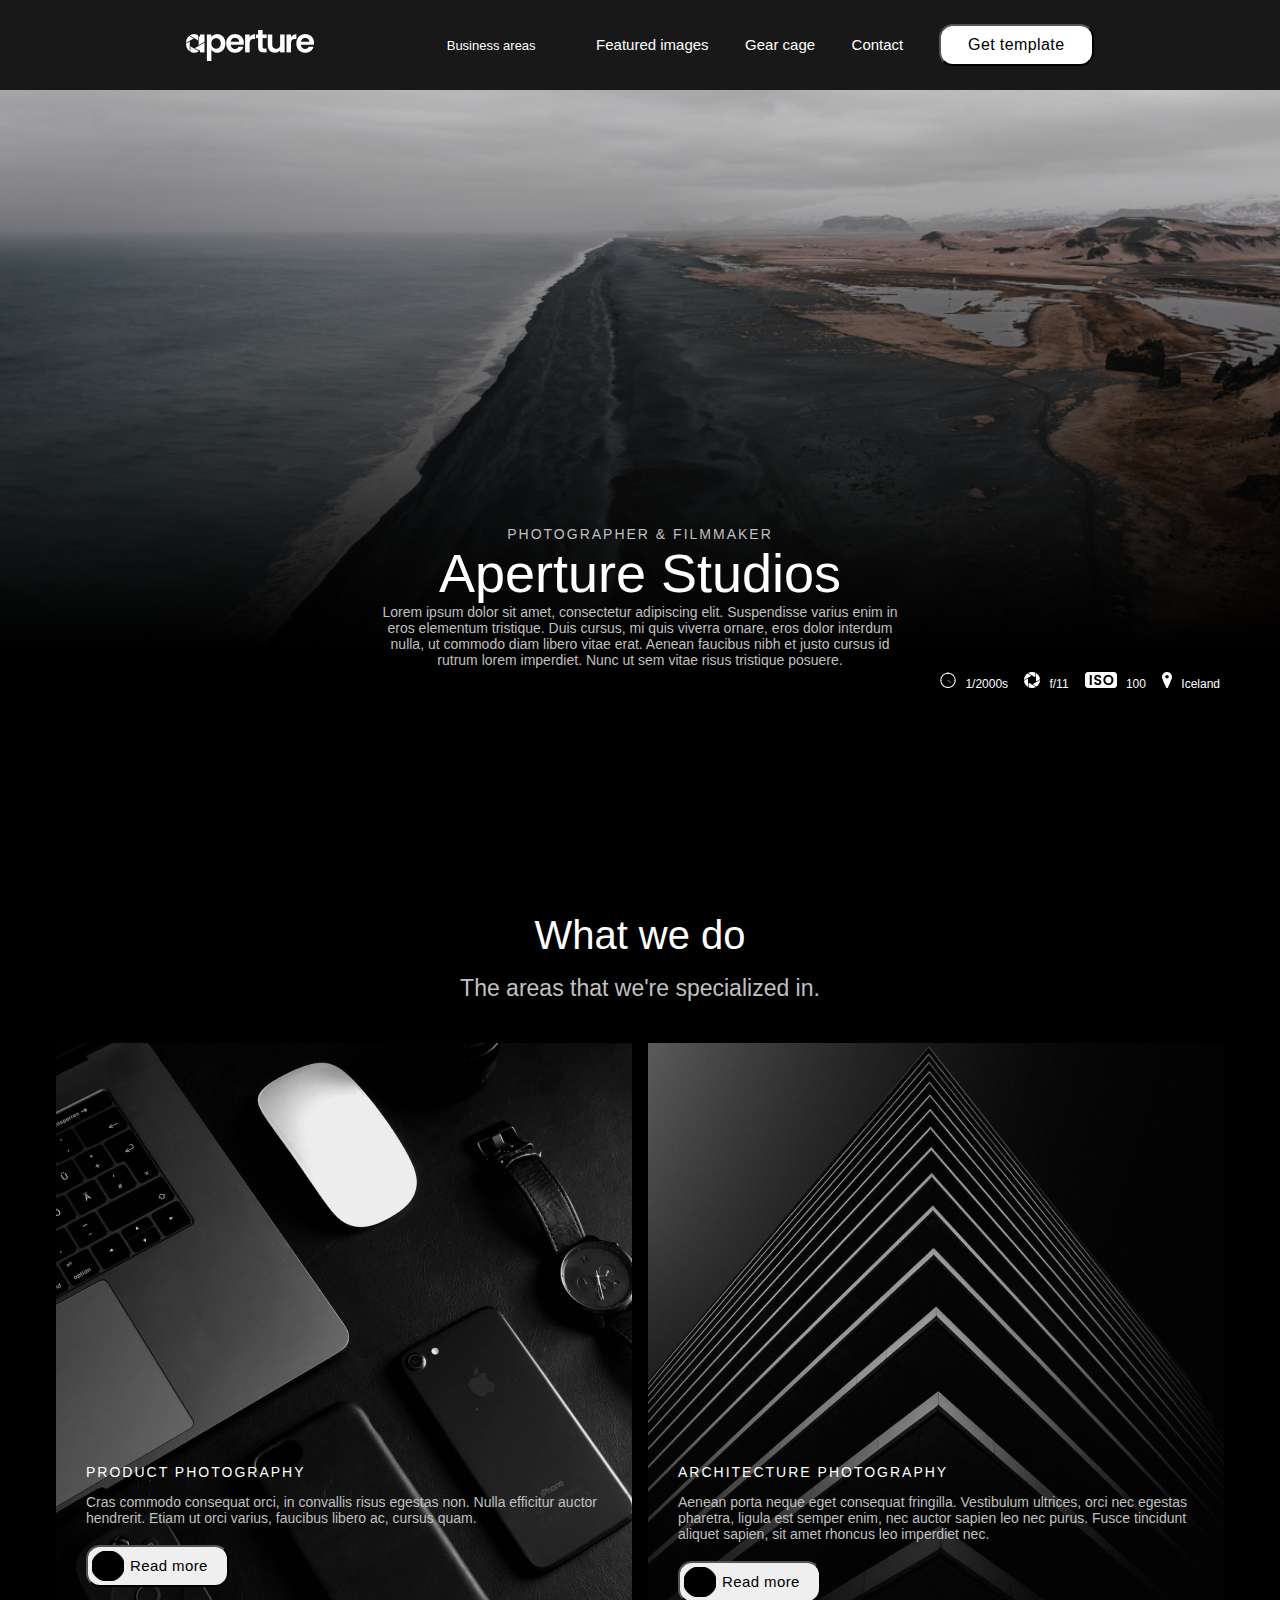
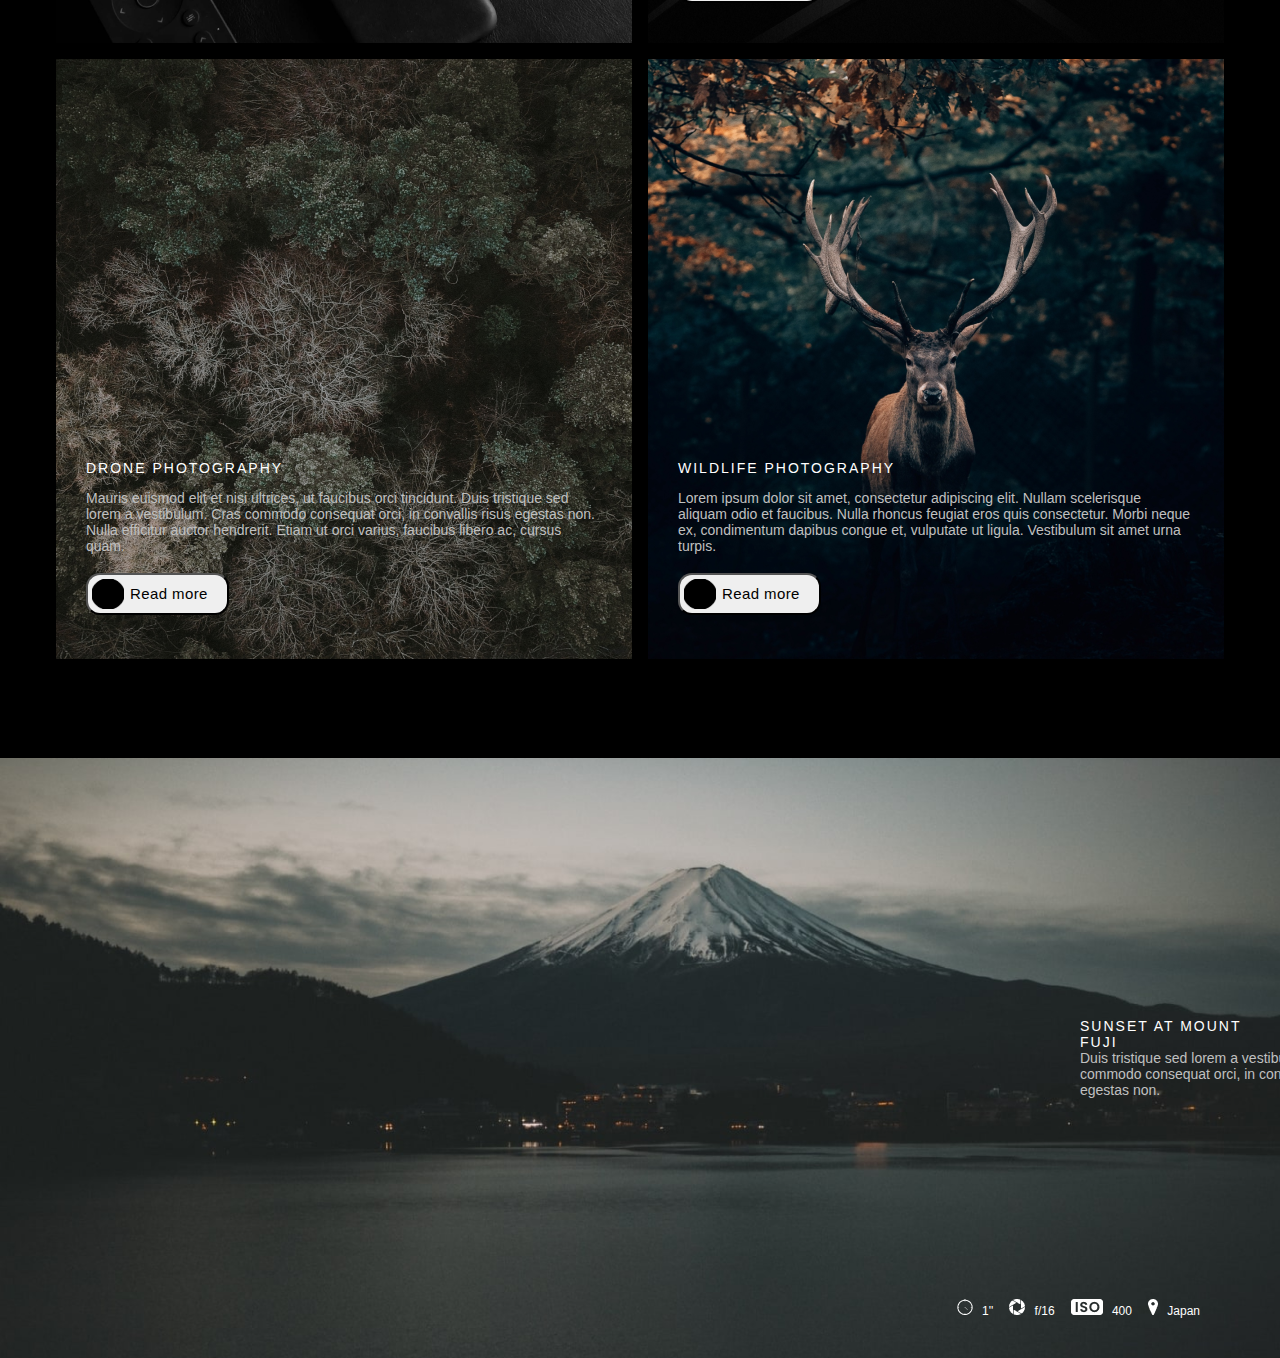
<file: aperture.html>
<!doctype html>
<html lang="en">
<head>
    <meta charset="UTF-8">
    <meta name="viewport"
          content="width=device-width, user-scalable=no, initial-scale=1.0, maximum-scale=1.0, minimum-scale=1.0">
    <meta http-equiv="X-UA-Compatible" content="ie=edge">
    <title>Aperture Studios</title>
    <link rel="stylesheet" href="css/style.css">
</head>
<body>
    <header>
        <nav>
            <div class="container">
                <img src="img/aperture-logo.png" alt="aperture-logo">
                <div>
                    <a href="#" class="nav-link">Business areas</a>
                    <a href="#" class="nav-link">Featured images</a>
                    <a href="#" class="nav-link">Gear cage</a>
                    <a href="#" class="nav-link">Contact</a>
                    <button class="get-template-button">
                        <a href="#">Get template</a>
                    </button>
                </div>
            </div>
        </nav>
    </header>
    <main>
        <div class="main-container">
            <section class="aperture-studio-about">
                <div class="container">
                    <div class="text-container">
                        <div class="aperture-type">
                            <span>Photographer & Filmmaker</span>
                        </div>
                        <div class="aperture-name">
                            <span>Aperture Studios</span>
                        </div>
                        <div class="aperture-description">
                            Lorem ipsum dolor sit amet, consectetur adipiscing elit. Suspendisse varius enim in
                            <br>eros elementum tristique. Duis cursus, mi quis viverra ornare, eros dolor interdum
                            <br> nulla, ut commodo diam libero vitae erat. Aenean faucibus nibh et justo cursus id
                            <br> rutrum lorem imperdiet. Nunc ut sem vitae risus tristique posuere.
                        </div>
                    </div>
                    <div class="camera-options">
                        <div class="excerpt">
                            <img src="img/excerpt.png" alt="excerpt-img">
                            <span>1/2000s</span>
                        </div>
                        <div class="diaphragm">
                            <img src="img/diaphragm.png" alt="diaphragm-img">
                            <span>f/11</span>
                        </div>
                        <div class="iso">
                            <img src="img/iso.png" alt="iso-img">
                            <span>100</span>
                        </div>
                        <div class="place">
                            <img src="img/place.png" alt="place-img">
                            <span>Iceland</span>
                        </div>
                    </div>
                </div>
            </section>
            <section class="what-we-do">
                <div class="container">
                    <div class="title">What we do</div>
                    <div class="description">The areas that we're specialized in.</div>
                    <div class="cards-container">
                        <div class="card">
                            <span class="card-title">Product Photography</span>
                            <span class="card-description">Cras commodo consequat orci, in convallis risus egestas non. Nulla efficitur auctor hendrerit. Etiam ut orci varius, faucibus libero ac, cursus quam.</span>
                            <button class="read-more-btn">
                                <img src="img/circle-on-btn.png" alt="circle-img">
                                <span class="read-more">Read more</span>
                            </button>
                        </div>
                        <div class="card">
                            <span class="card-title">Architecture Photography</span>
                            <span class="card-description">Aenean porta neque eget consequat fringilla. Vestibulum ultrices, orci nec egestas pharetra, ligula est semper enim, nec auctor sapien leo nec purus. Fusce tincidunt aliquet sapien, sit amet rhoncus leo imperdiet nec.</span>
                            <button class="read-more-btn">
                                <img src="img/circle-on-btn.png" alt="circle-img">
                                <span class="read-more">Read more</span>
                            </button>
                        </div>
                        <div class="card">
                            <span class="card-title card-title-bottom">Drone Photography</span>
                            <span class="card-description">Mauris euismod elit et nisi ultrices, ut faucibus orci tincidunt. Duis tristique sed lorem a vestibulum. Cras commodo consequat orci, in convallis risus egestas non. Nulla efficitur auctor hendrerit. Etiam ut orci varius, faucibus libero ac, cursus quam.</span>
                            <button class="read-more-btn">
                                <img src="img/circle-on-btn.png" alt="circle-img" class="circle">
                                <span class="read-more">Read more</span>
                            </button>
                        </div>
                        <div class="card">
                            <span class="card-title card-title-bottom">Wildlife Photography</span>
                            <span class="card-description">Lorem ipsum dolor sit amet, consectetur adipiscing elit. Nullam scelerisque aliquam odio et faucibus. Nulla rhoncus feugiat eros quis consectetur. Morbi neque ex, condimentum dapibus congue et, vulputate ut ligula. Vestibulum sit amet urna turpis.</span>
                            <button class="read-more-btn">
                                <img src="img/circle-on-btn.png" alt="circle-img">
                                <span class="read-more">Read more</span>
                            </button>
                        </div>
                    </div>
                </div>
            </section>
            <section class="sunset-at-mount-fuji">
                <div class="container">
                    <div class="title">
                        <span>Sunset at Mount Fuji</span>
                    </div>
                    <div class="description">
                        <span>Duis tristique sed lorem a vestibulum. Cras commodo consequat orci, in convallis risus egestas non.</span>
                    </div><div class="camera-options">
                    <div class="excerpt">
                        <img src="img/excerpt.png" alt="excerpt-img">
                        <span>1''</span>
                    </div>
                    <div class="diaphragm">
                        <img src="img/diaphragm.png" alt="diaphragm-img">
                        <span>f/16</span>
                    </div>
                    <div class="iso">
                        <img src="img/iso.png" alt="iso-img">
                        <span>400</span>
                    </div>
                    <div class="place">
                        <img src="img/place.png" alt="place-img">
                        <span>Japan</span>
                    </div>
                </div>
                </div>
            </section>
        </div>
    </main>
</body>
</html>
</file>
<file: css/style.css>
*{
    padding: 0;
    margin: 0;
    box-sizing: border-box;
    font-family: Poppins, sans-serif;
    font-weight: 400;
}

a{
    text-decoration: none;
    color: #fff;
}

ul{
    list-style: none;
}

nav{
    background-color: #181818;
    width: 100%;
    height: 90px;
    font-size: 16px;
    position: absolute;
}

nav .container{
    display: flex;
    flex-direction: row;
    justify-content: space-around;
    margin: 0 120px;
}

nav .container div{
    margin: 24px 0;
}

nav .container div .nav-link{
    font-size: 15px;
    margin: 0 32px 0 0;
}

nav .container div .nav-link:nth-child(1){
    font-size: 13px;
    line-height: 20px;
    margin: 0 56px 0 0;
}

nav .container div .nav-link:nth-child(4){
    margin: 0 31px 0 0;
}

nav .container .get-template-button{
    width: 155px;
    height: 42px;
    background: #fff;
    border-radius: 14px;
}

nav .container .get-template-button a{
    color: #000;
    font-size: 16px;
    letter-spacing: 0.4px;
    margin: 0;
}

nav .container img{
    margin: 30px 0;
    height: 31px;
}

main .aperture-studio-about{
    text-align: center;
    height: 800px;
    background-image: url('../img/aperture-studio-about-bg.png');
    background-size: cover;
}

main .aperture-studio-about .container{
    height: 716px;
    width: 100%;
    display: flex;
    flex-direction: column;
    color: #fff;
}

main .aperture-studio-about .container .text-container{
    margin-top: 526px;
}

main .aperture-studio-about .container .aperture-type,
main .aperture-studio-about .container .aperture-description
{
    color: #C0C0C0;
    font-size: 14px;
    letter-spacing: 2px;
    text-transform: uppercase;
}

main .aperture-studio-about .container .aperture-name{
    color: #fff;
    font-size: 54px;
}

main .aperture-studio-about .container .aperture-description{
    text-transform: none;
    letter-spacing: 0;
}

.camera-options{
    padding: 4px 20px 0 0;
    display: flex;
    font-size: 12px;
    justify-content: flex-end;
    color: #fff;
}

.camera-options div{
    margin-left: 16px;
}

.camera-options div:nth-child(4){
    margin-right: 40px;
}

.camera-options div span{
    margin-left: 6px;
}

main .what-we-do{
    width: 100%;
    height: 1558px;
    background: #000;
    color: #fff;
    padding-top: 113px;
}

.what-we-do .title{
    font-size: 40px;
    text-align: center;
}

.what-we-do .description{
    font-size: 23px;
    color: #C0C0C0;
    line-height: 30px;
    text-align: center;
    margin-top: 15px;
}

.what-we-do .cards-container{
    margin-top: 40px;
    display: grid;
    grid-template-columns: repeat(2, 1fr);
    grid-gap: 16px;
    align-items: center;
}

.what-we-do .card{
    height: 600px;
    width: 576px;
    display: flex;
    flex-direction: column;
}

.what-we-do .card:nth-child(1){
    background-image: url('../img/product-photography.png');
    justify-self: end;
}

.what-we-do .card:nth-child(2){
    background-image: url('../img/architecture-photography.png');
    justify-self: start;
}

.what-we-do .card:nth-child(3){
    background-image: url('../img/drone-photography.png');
    justify-self: end;
}

.what-we-do .card:nth-child(4){
    background-image: url('../img/wildlife-photography.png');
    justify-self: start;
}

.what-we-do .card .card-title{
    margin-top: 421px;
    margin-left: 30px;
    font-size: 14px;
    text-transform: uppercase;
    letter-spacing: 2px;
}

.what-we-do .card .card-title-bottom {
     margin-top: 401px;
 }

.what-we-do .card .card-description{
    margin-top: 14px;
    margin-left: 30px;
    font-size: 14px;
    width: 514px;
    color: #C0C0C0;
}

.what-we-do .card .read-more-btn{
    display: flex;
    margin-top: 19px;
    width: 143px;
    height: 42px;
    border-radius: 14px;
    font-size: 15px;
    margin-left: 30px;
    position: relative;
}

.what-we-do .card .read-more-btn span{
    letter-spacing: 0.4px;
    line-height: 20px;
    margin: 9px 0 12px 2px;
}

.what-we-do .card img{
    align-content: center;
    width: 32px;
    margin: 4px;
}

.sunset-at-mount-fuji{
    height: 600px;
    background-image: url('../img/sunset-at-mount-fuji-bg.png');
    background-size: cover;
    position: relative;
}

.sunset-at-mount-fuji .container{
    margin-left: 1080px;
    flex-direction: column;
}

.sunset-at-mount-fuji .title{
    font-size: 14px;
    color: #fff;
    text-transform: uppercase;
    letter-spacing: 2px;
    padding-top: 260px;
}

.sunset-at-mount-fuji .description{
    font-size: 14px;
    color: #C0C0C0;
    width: 298px;
}

.sunset-at-mount-fuji .camera-options{
    position: absolute;
    right: 20px;
    bottom: 40px;
}
</file>
